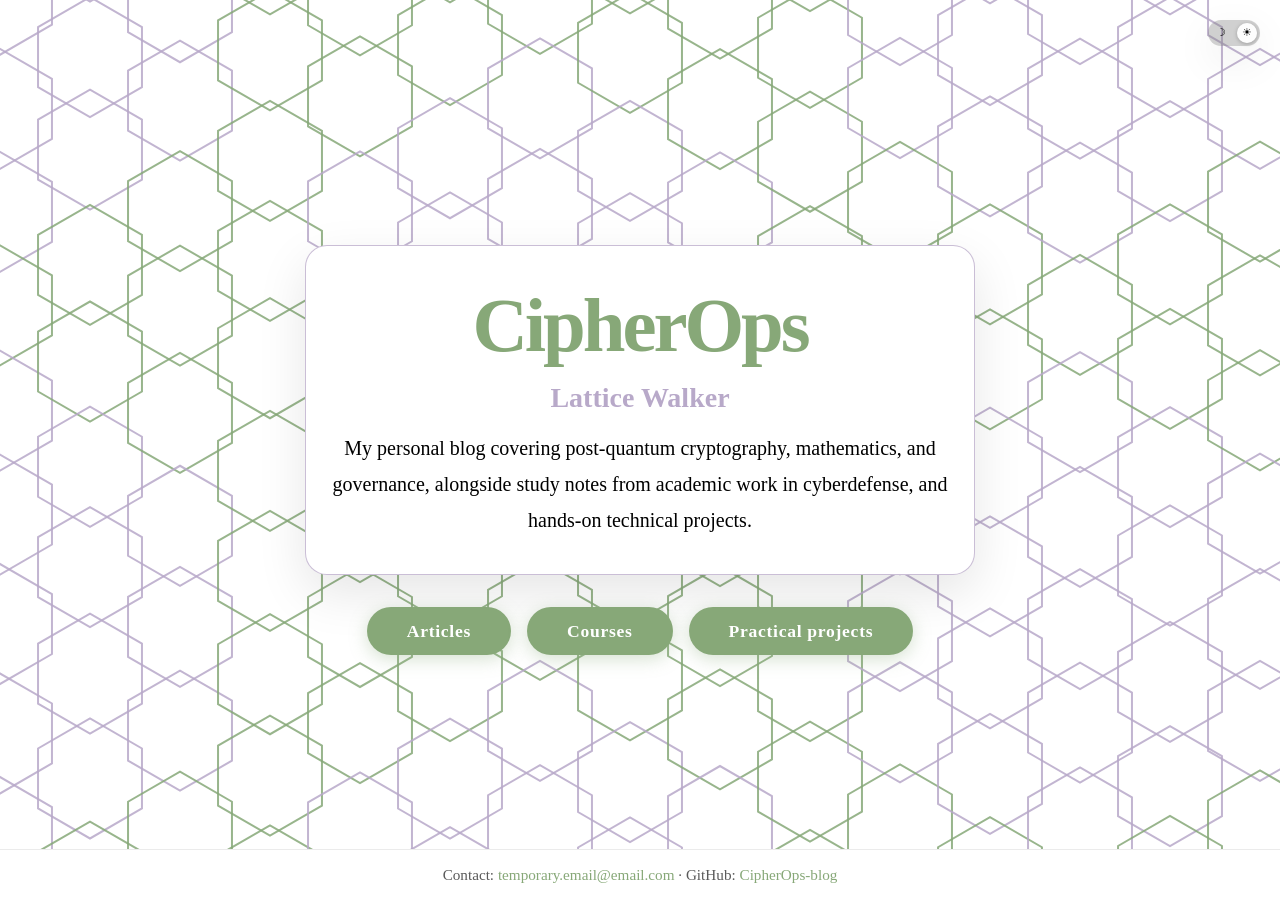
<file: index.html>
<!DOCTYPE html>
<html lang="en">
<head>
  <meta charset="UTF-8" />
  <meta name="viewport" content="width=device-width, initial-scale=1.0" />
  <title>CipherOps</title>
  <link rel="stylesheet" href="style.css?v=7" />
  <link rel="icon" href="logos/logo-icon.ico" />
  <script type="module" src="animation.js"></script>
</head>
<body>

  <!-- Theme toggle -->
  <button id="theme-toggle" aria-label="Toggle theme" data-active="light">
    <span class="toggle-icon dark-icon">☽</span>
    <span class="toggle-thumb"></span>
    <span class="toggle-icon light-icon">☀</span>
  </button>

  <!-- LANDING PAGE -->
  <div id="landing">
    <canvas id="bg-canvas"></canvas>
    <div class="landing-overlay">
      <div class="landing-copy">
        <!-- <img id="logo-light-img" src="logo-light.png" alt="CipherOps logo" style="width:160px;margin-bottom:1.5rem;" />-->
        <!-- <img id="logo-dark-img"  src="logo-dark.png"  alt="CipherOps logo" style="width:160px;margin-bottom:1.5rem;display:none;" />-->
        <div class="landing-text">
          <h1 class="landing-title">CipherOps</h1>
          <p class="landing-author">Lattice Walker</p>
          <p class="landing-description">
            My personal blog covering post-quantum cryptography, mathematics, 
            and governance, alongside study notes from academic work in cyberdefense, 
            and hands-on technical projects.
          </p>
        </div>
        <div class="landing-actions">
          <a href="display_articles/articles.html" class="landing-articles-btn">Articles</a>
          <a href="display_courses/courses.html" class="landing-courses-btn">Courses</a>
          <a href="display_practicalprojects/practicalprojects.html" class="landing-courses-btn">Practical projects</a>
        </div>
      </div>
    </div>

    <footer id="contact-section">
      <span class="contact-item">Contact: <a href="mailto:temporary.email@email.com">temporary.email@email.com</a></span><span class="contact-sep"> · </span><span class="contact-item">GitHub: <a href="https://github.com/CipherOps-blog/CipherOps" target="_blank" rel="noopener">CipherOps-blog</a></span>
    </footer>
  </div>

  <script data-goatcounter="https://latticewalker.goatcounter.com/count"
        async src="//gc.zgo.at/count.js"></script>

  <script>
    // Theme toggle logic
    const toggle = document.getElementById('theme-toggle');
    const saved = localStorage.getItem('theme') || 'light';
    if (saved === 'dark') document.body.classList.add('dark');
    toggle.dataset.active = saved;
    toggle.addEventListener('click', () => {
      const isDark = document.body.classList.toggle('dark');
      const next = isDark ? 'dark' : 'light';
      toggle.dataset.active = next;
      localStorage.setItem('theme', next);
    });

    import('./animation.js').then(({ startAnimation }) => startAnimation());
  </script>
</body>
</html>
</file>
<file: style.css>
/* CipherOps static blog stylesheet */

:root {
  color-scheme: light;
  --bg: #FFFFFF;
  --fg: #000000;
  --panel-bg: #FFFFFF;
  --panel-border: rgba(0, 0, 0, 0.08);
  --accent: #87A878;
  --accent-alt: #B8A9C9;
  --muted: rgba(0, 0, 0, 0.65);
  --shadow: 0 14px 40px rgba(0, 0, 0, 0.08);
  --scroll-track: rgba(0, 0, 0, 0.06);
  --scroll-thumb: #87A878;
}

body.dark {
  color-scheme: dark;
  --bg: #000000;
  --fg: #FFFFFF;
  --panel-bg: #000000;
  --panel-border: rgba(255, 255, 255, 0.1);
  --muted: rgba(255, 255, 255, 0.72);
  --scroll-track: rgba(255, 255, 255, 0.08);
  --scroll-thumb: #B8A9C9;
}

@keyframes fadeIn {
  from { opacity: 0; }
  to   { opacity: 1; }
}

.fade-in {
  animation: fadeIn 0.4s ease;
}

html,
body {
  margin: 0;
  min-height: 100vh;
  font-family: "Computer Modern", Georgia, serif;
  font-size: 16px;
  background: var(--bg);
  color: var(--fg);
  transition: background 0.3s ease, color 0.3s ease;
}

html {
  min-height: 100vh;
  background: var(--bg);
}

main#main-content {
  background: var(--bg);
}

* {
  box-sizing: border-box;
}

button,
a {
  font: inherit;
}

a {
  color: inherit;
  text-decoration: none;
}

button {
  border: none;
  background: none;
  color: inherit;
  cursor: pointer;
}

#article-container .article-date {
  font-size: 0.85rem;
  line-height: 1.4;
  color: var(--muted);
  margin: 0 0 1.25rem;
  font-style: italic;
}

#article-container table,
#main-content table {
  width: 100%;
  border-collapse: collapse;
  margin: 1.5rem 0;
  border: 3px solid var(--accent-alt);
}

#article-container th,
#article-container td,
#main-content th,
#main-content td {
  border: 1px solid var(--accent-alt);
  padding: 0.65rem 0.8rem;
  text-align: left;
  vertical-align: top;
}

#article-container tr:first-child > *,
#main-content tr:first-child > * {
  border-top-width: 3px;
}

#article-container th:first-child,
#article-container td:first-child,
#main-content th:first-child,
#main-content td:first-child {
  border-left-width: 3px;
}

#article-container th:last-child,
#article-container td:last-child,
#main-content th:last-child,
#main-content td:last-child {
  border-right-width: 3px;
}

#article-container tr:last-child > *,
#main-content tr:last-child > * {
  border-bottom-width: 3px;
}

/* Conteneur défilable ajouté autour de chaque tableau par render.js :
   un tableau trop large défile sur lui-même au lieu de faire déborder
   la page, donc la marge à droite reste identique à celle de gauche. */
.table-wrap {
  max-width: 100%;
  overflow-x: auto;
  -webkit-overflow-scrolling: touch;
  margin: 1.5rem 0;
}

#article-container .table-wrap > table,
#main-content .table-wrap > table {
  margin: 0; /* la marge verticale est portée par le conteneur */
}

#toggle-toc {
  position: fixed;
  left: 1rem;
  top: 1rem;
  z-index: 30;
  width: 44px;
  height: 44px;
  border-radius: 999px;
  display: none;
  place-items: center;
  background: rgba(255, 255, 255, 0.88);
  color: var(--fg);
  box-shadow: var(--shadow);
  transition: background 0.3s ease, transform 0.3s ease;
  font-size: 1.5rem;
}

body.dark #toggle-toc {
  background: rgba(0, 0, 0, 0.82);
}

#theme-toggle {
  /* Toute la géométrie du switch découle de ces variables :
     il suffit de les redéfinir dans les media queries. */
  --toggle-w: 52px;
  --toggle-h: 26px;
  --thumb-size: 20px;
  --thumb-inset: 3px;
  --icon-size: 14px;

  position: fixed;
  top: 1.25rem;
  right: 1.25rem;
  z-index: 30;
  width: var(--toggle-w);
  height: var(--toggle-h);
  padding: 0;
  border: none;
  border-radius: 999px;
  background: rgba(120, 120, 120, 0.35);
  cursor: pointer;
  display: block; /* thumb et icônes sont positionnés en absolu */
  box-shadow: var(--shadow);
  transition: background 0.3s ease;
}

body.dark #theme-toggle {
  background: rgba(80, 80, 80, 0.5);
}

/* ── Icônes : centrées sur les deux positions de repos du thumb ─── */
.toggle-icon {
  position: absolute;
  top: 50%;
  width: var(--icon-size);
  height: var(--icon-size);
  font-size: calc(var(--icon-size) * 0.8);
  line-height: 1;
  display: flex;
  align-items: center;
  justify-content: center;
  transform: translateY(-50%);
  opacity: 1;
  pointer-events: none;
  color: #000000; /* les deux icônes en noir par défaut (light mode) */
  z-index: 1;     /* au-dessus du thumb */
  transition: color 0.3s ease;
}

/* Décalage = bord du thumb + (thumb − icône) / 2,
   donc l'icône partage exactement le centre du thumb à l'arrêt. */
.dark-icon {
  left: calc(var(--thumb-inset) + (var(--thumb-size) - var(--icon-size)) / 2);
}

.light-icon {
  right: calc(var(--thumb-inset) + (var(--thumb-size) - var(--icon-size)) / 2);
}

/* Dark mode : le soleil passe en blanc, la lune reste noire */
body.dark #theme-toggle .light-icon {
  color: #FFFFFF;
}

#theme-toggle[data-active='light'] .light-icon {
  color: #000000;
}

/* ── Thumb : sous les icônes ─────────────────────────────────────── */
.toggle-thumb {
  position: absolute;
  top: 50%;
  left: var(--thumb-inset);
  width: var(--thumb-size);
  height: var(--thumb-size);
  border-radius: 999px;
  background: rgba(255, 255, 255, 0.95);
  box-shadow: 0 1px 4px rgba(0, 0, 0, 0.25);
  transform: translateY(-50%);
  transition: transform 0.3s ease;
  pointer-events: none;
  z-index: 0; /* derrière les icônes */
}

body.dark .toggle-thumb {
  background: rgba(200, 200, 200, 0.95);
}

/* Light mode → thumb à DROITE (côté soleil) */
#theme-toggle[data-active='light'] .toggle-thumb {
  transform: translateY(-50%)
    translateX(calc(var(--toggle-w) - var(--thumb-size) - 2 * var(--thumb-inset)));
}

/* Dark mode → thumb à GAUCHE (côté lune) */
#theme-toggle[data-active='dark'] .toggle-thumb {
  transform: translateY(-50%) translateX(0px);
}

#toggle-toc {
  left: 1rem;
  top: 1rem;
  display: none;
}

#toc {
  position: fixed;
  top: 0;
  left: 0;
  width: 20vw;
  min-width: 240px;
  height: 100vh;
  background: var(--panel-bg);
  border-right: 1px solid var(--panel-border);
  overflow-y: auto;
  padding: 0rem 1.5rem;
  transition: transform 0.3s ease, background 0.3s ease;
  z-index: 20;
}

#toc.toc-open {
  transform: translateX(0);
}

#main-content {
  margin-left: 20vw;
  padding: 2rem 0rem;
  min-height: 100vh;
  display: flex;
  flex-direction: column;
}

@media (max-width: 768px) {
  #toc {
    width: 100%;
    min-width: auto;
    transform: translateX(-100%);
  }

  #toc.toc-open {
    transform: translateX(0);
  }

  #main-content {
    margin-left: 0;
    padding: 1.5rem 1rem;
  }

  #toggle-toc {
    display: grid;
  }
}

#toc-panel::-webkit-scrollbar {
  width: 8px;
}

#toc-panel::-webkit-scrollbar-track {
  background: var(--scroll-track);
}

#toc-panel::-webkit-scrollbar-thumb {
  background: var(--scroll-thumb);
  border-radius: 999px;
}

#toc-panel::-webkit-scrollbar-thumb:hover {
  background: var(--accent-alt);
}

.toc-header {
  margin: 0 0 1.5rem;
  display: flex;
  align-items: center;
  justify-content: space-between;
}

.toc-header h1 {
  margin: 0;
  font-size: 1.25rem;
}

.toc-category {
  margin-bottom: 1.25rem;
}

.toc-category-header {
  width: 100%;
  text-align: left;
  padding: 0rem 0;
  font-weight: 700;
  color: var(--fg);
  display: block;
}

.toc-category-header:hover,
.toc-category-header:focus-visible {
  color: var(--accent);
}

/* Flèche : vrai élément (et non ::after), les pseudo-éléments de
   <button> ne se laissent pas transformer de façon fiable sur mobile. */
.toc-category-arrow {
  display: inline-block;
  width: 1em;
  height: 1em;
  margin-left: 0.4rem;
  font-size: 0.9rem;
  line-height: 1;
  text-align: center;
  transform-origin: 50% 50%;
  transform: rotate(0deg);
  transition: transform 0.3s ease;
}

.toc-category[aria-expanded="false"] .toc-category-arrow,
.toc-category.collapsed .toc-category-arrow {
  transform: rotate(-90deg);
}

.toc-article-list {
  list-style: none;
  margin: 0;
  padding: 0 0 0 0.75rem;
  max-height: 999px;
  overflow: hidden;
  transition: max-height 0.3s ease;
}

.toc-category[aria-expanded="false"] .toc-article-list {
  max-height: 0;
}

.toc-article-item {
  margin-bottom: 0.85rem;
}

.toc-article-list .toc-article-item:last-child {
  margin-bottom: 0;
}

.toc-article {
  display: block;
  padding: 0.5rem 0.35rem;
  border-radius: 0.65rem;
  transition: background 0.3s ease, color 0.3s ease, box-shadow 0.3s ease;
}

.toc-article:hover,
.toc-article:focus-visible {
  background: rgba(184, 169, 201, 0.12);
  color: var(--accent-alt);
}

/* Article actuellement affiché : lavande franche + barre latérale,
   nettement plus marqué que le simple survol. */
.toc-article.active,
.toc-article.active:hover,
.toc-article.active:focus-visible {
  background: rgba(184, 169, 201, 0.28);
  color: var(--accent-alt);
  font-weight: 600;
  box-shadow: inset 3px 0 0 var(--accent-alt);
}

.article-meta {
  display: block;
  font-size: 0.88rem;
  color: var(--muted);
}

#landing {
  position: relative;
  min-height: 100vh;
  overflow: hidden;
  width: 100%;
  padding: 0;
  margin: 0;
}

#bg-canvas {
  position: absolute;
  inset: 0;
  width: 100%;
  height: 100%;
  z-index: 0;
}

#landing-canvas {
  position: absolute;
  inset: 0;
  width: 100%;
  height: 100%;
  background: radial-gradient(circle at center, rgba(184, 169, 201, 0.16), transparent 32%),
    radial-gradient(circle at top left, rgba(135, 168, 120, 0.15), transparent 28%);
}

#landing-text {
  position: absolute;
  top: 50%;
  left: 50%;
  transform: translate(-50%, -50%);
  z-index: 1;
  width: min(90%, 720px);
  text-align: center;
  padding: 0 1rem;
}

.landing-overlay {
  position: absolute;
  inset: 0;
  z-index: 1;
  display: grid;
  place-items: center;
  text-align: center;
  padding: 0 1rem;
}

.landing-copy {
  position: relative;
  z-index: 2;
  max-width: 720px;
}

.landing-title,
.landing-author,
.landing-description {
  position: relative;
  z-index: 2;
}

.landing-title {
  margin: 0 0 0.75rem;
  font-size: clamp(4rem, 6vw, 6rem);
  letter-spacing: -0.04em;
  color: #87A878;
}

body.dark .landing-title {
  color: #87A878;
}

.landing-author {
  margin: 0 0 1rem;
  font-size: 1.75rem;
  font-weight: 600;
  color: #B8A9C9;
}

body.dark .landing-author {
  color: #B8A9C9;
}

.landing-description {
  position: relative;
  margin: 0 auto;
  max-width: 620px;
  font-size: 1.25rem;
  font-weight: 400;
  line-height: 1.8;
  color: #000000;
  z-index: 2;
}

body.dark .landing-description {
  color: #FFFFFF;
}

/* ── Carte du texte d'accueil ─────────────────────────────────────── */
/* Le texte repose sur un panneau opaque bordé de lavande plutôt que sur
   trois halos flous. La largeur suit le texte (fit-content, plafonné par
   le max-width de .landing-description), donc la carte tient sur un
   téléphone sans défilement horizontal. Les trois boutons restent en
   dehors : l'animation passe librement derrière eux. */
.landing-text {
  width: fit-content;
  margin-inline: auto;
  padding: 2.25rem 1.5rem;
  border-radius: 22px;
  background: var(--bg);
  border: 1px solid rgba(184, 169, 201, 0.75);
  box-shadow: 0 18px 50px rgba(0, 0, 0, 0.1);
}

body.dark .landing-text {
  border-color: rgba(184, 169, 201, 0.6);
  box-shadow: 0 18px 50px rgba(0, 0, 0, 0.45);
}

/* ── Footer inside #landing only ────────────────────────────────── */
#landing #contact-section {
  position: absolute;
  bottom: 0;
  left: 0;
  right: 0;
  z-index: 2;
  margin: 0;
  padding: 1rem 0;
  max-width: 100%;
  background: var(--bg);
  border-top: 1px solid var(--panel-border);
}

/* ── Footer everywhere else ──────────────────────────────────────── */
#contact-section {
  position: static;
  margin: 2rem auto 0;
  padding: 1.5rem 0;
  max-width: 720px;
  text-align: center;
  font-size: 0.95rem;
  color: var(--muted);
  background: var(--bg);
}

#contact-section a {
  color: var(--accent);
  text-decoration: none;
  transition: color 0.3s ease;
}

#contact-section a:hover,
#contact-section a:focus-visible {
  color: var(--accent-alt);
}

/* Sur téléphone, le contact et le GitHub passent sur deux lignes
   plutôt que d'être séparés par un point médian. */
@media (max-width: 768px) {
  #contact-section .contact-item {
    display: block;
  }

  #contact-section .contact-sep {
    display: none;
  }
}

#article-container {
  max-width: 720px;
  margin: 0 auto;
  padding: 3rem 0 0;
  background: transparent;
  color: var(--fg);
  width: 100%;
  min-height: 60vh;
  display: none;
  opacity: 1;
  position: relative;
  overflow: visible;
}

.fade-in {
  animation: fadeIn 0.4s ease !important;
}

#article-container h1,
#article-container h2,
#article-container h3,
#article-container h4,
#article-container h5,
#article-container h6 {
  margin-top: 2rem;
  margin-bottom: 1rem;
  font-weight: 700;
}

#article-container h1 {
  color: var(--accent);
}

#article-container h2,
#article-container h3,
#article-container h4,
#article-container h5,
#article-container h6 {
  color: var(--accent-alt);
}

#article-container h1 {
  font-size: clamp(2rem, 3vw, 2.5rem);
}

#article-container h2 {
  font-size: clamp(1.5rem, 2.5vw, 2rem);
}

#article-container p {
  line-height: 1.8;
  margin-bottom: 1.25rem;
}

#article-container img {
  display: block;
  width: 100%;
  max-width: 100%;
  height: auto;
  margin: 1.5rem 0;
  border-radius: 0.5rem;
}

/* ── Animated figures: discreet play/pause control ─────────────────── */

#article-container figure.anim-figure {
  display: flex;
  flex-direction: column;
  align-items: stretch;
  margin: 1.5rem 0;
}

#article-container figure.anim-figure img {
  margin: 0;
}

#article-container .anim-toggle {
  align-self: flex-end;
  margin-top: 0.4rem;
  padding: 0.25rem 0.6rem;
  font: inherit;
  font-size: 0.72rem;
  line-height: 1.4;
  letter-spacing: 0.02em;
  color: var(--muted);
  background: transparent;
  border: 1px solid currentColor;
  border-radius: 0.4rem;
  opacity: 0.45;
  cursor: pointer;
  transition: opacity 0.15s ease, color 0.15s ease;
}

#article-container figure.anim-figure:hover .anim-toggle,
#article-container .anim-toggle:hover,
#article-container .anim-toggle:focus-visible {
  opacity: 1;
  color: var(--accent);
}

/* Readers who ask for reduced motion get the control at full strength, since
   for them it is the way back to the animation rather than a way out of it. */
@media (prefers-reduced-motion: reduce) {
  #article-container .anim-toggle { opacity: 1; }
}

#article-container a {
  color: var(--accent);
  text-decoration: underline;
  text-decoration-color: currentColor;
  text-underline-offset: 0.16em;
}

#article-container a:hover,
#article-container a:focus-visible {
  color: var(--accent-alt);
}

#article-container code {
  color: inherit;
  padding: 0.25rem 0.5rem;
  border-radius: 0.25rem;
  font-family: 'Courier New', monospace;
}

#article-container pre {
  background: transparent;
  border: 1px solid var(--accent-alt);
  padding: 1rem;
  border-radius: 0.5rem;
  overflow-x: auto;
  margin-bottom: 1.5rem;
}

#article-container pre code {
  background: transparent;
  color: inherit;
  padding: 0;
}

#article-container ul,
#article-container ol {
  margin-bottom: 1.5rem;
  padding-left: 2rem;
}

#article-container li {
  margin-bottom: 0.5rem;
  line-height: 1.8;
}

.article-shell {
  max-width: 720px;
  margin: 0 auto;
  padding: 3rem 0;
  background: transparent;
  color: var(--fg);
  transition: opacity 0.3s ease, transform 0.3s ease, background 0.3s ease;
  opacity: 1;
}

.article-shell.hidden {
  opacity: 0;
}

.article-title {
  margin: 0 0 0.5rem;
  font-size: clamp(2.5rem, 4vw, 3.5rem);
}

.article-date {
  margin: 0 0 2rem;
  color: var(--muted);
  font-size: 0.95rem;
}

.article-body {
  line-height: 1.8;
  font-size: 1rem;
}

.highlight {
  color: var(--accent);
}

hr {
  border: none;
  border-top: 1px solid var(--panel-border);
  margin: 2rem 0;
}

#article-container h1,
#article-container h2,
#article-container p,
#article-container table {
  position: relative;
  z-index: 1;
}

@media (max-width: 768px) {
  #toc-panel {
    position: fixed;
    top: 0;
    left: 0;
    width: 100%;
    max-width: 100%;
    transform: translateX(-100%);
    box-shadow: 4px 0 30px rgba(0, 0, 0, 0.3);
    z-index: 40;
  }

  #toc-panel.open {
    transform: translateX(0);
  }

  #content-panel {
    position: relative;
    left: 0;
    width: 100%;
    padding: 1.5rem 1rem 2rem;
  }

  #toggle-toc {
    display: grid;
  }

  /* Tableaux : sur un écran étroit, cellules resserrées, formules un peu
     réduites et coupure des mots autorisée (césure d'abord, coupure brute
     en dernier recours) pour que le tableau tienne dans la largeur de la
     page au lieu de déborder. */
  #article-container th,
  #article-container td,
  #main-content th,
  #main-content td {
    padding: 0.3rem 0.35rem;
    font-size: 0.8rem;
    -webkit-hyphens: auto;
    hyphens: auto;
    overflow-wrap: anywhere;
  }

  /* MathJax pose un font-size en style inline : !important est nécessaire. */
  #article-container th mjx-container,
  #article-container td mjx-container,
  #main-content th mjx-container,
  #main-content td mjx-container {
    font-size: 85% !important;
  }

  /* Retrait de citation divisé par deux (défaut navigateur : 40px) et
     aucun retrait à droite : la citation s'aligne sur le texte courant. */
  #article-container blockquote,
  #main-content blockquote {
    margin-left: 20px;
    margin-right: 0;
  }

  /* Seules les variables changent : le centrage lune/soleil suit. */
  #theme-toggle {
    --toggle-w: 32px;
    --toggle-h: 16px;
    --thumb-size: 12px;
    --thumb-inset: 2px;
    --icon-size: 10px;
  }
}

@media (max-width: 480px) {
  #toggle-toc {
    width: 42px;
    height: 42px;
  }

  /* Écrans très étroits : les formules d'un tableau ne pouvant pas être
     coupées, on les réduit un peu plus pour que le tableau tienne encore. */
  #article-container th mjx-container,
  #article-container td mjx-container,
  #main-content th mjx-container,
  #main-content td mjx-container {
    font-size: 78% !important;
  }

  #theme-toggle {
    --toggle-w: 30px;
    --toggle-h: 15px;
    --thumb-size: 11px;
    --thumb-inset: 2px;
    --icon-size: 9px;
  }

  .landing-title {
    font-size: clamp(2.5rem, 12vw, 4rem);
  }
}

/* ── Article hex decorations ─────────────────────────────────────── */

@keyframes hexFloat {
  0%   { transform: translateY(0px); }
  50%  { transform: translateY(-10px); }
  100% { transform: translateY(0px); }
}

@keyframes hexFloatAlt {
  0%   { transform: translateY(0px); }
  50%  { transform: translateY(-7px); }
  100% { transform: translateY(0px); }
}

.article-hex {
  position: absolute;
  pointer-events: none;
  z-index: 0;
  opacity: 0.55;
}

body.dark .article-hex {
  opacity: 0.7;
}

.article-hex-tl-1 {
  top: -18px;
  left: -88px;
  animation: hexFloat 6s ease-in-out infinite;
}
.article-hex-tl-2 {
  top: 42px;
  left: -44px;
  animation: hexFloatAlt 7.5s ease-in-out infinite 0.8s;
}

.article-hex-tr-1 {
  top: -18px;
  right: -88px;
  animation: hexFloat 6.8s ease-in-out infinite 0.4s;
}
.article-hex-tr-2 {
  top: 42px;
  right: -44px;
  animation: hexFloatAlt 7s ease-in-out infinite 1.2s;
}

@media (max-width: 960px) {
  .article-hex {
    display: none;
  }
}

/* ── Article layout wrapper ──────────────────────────────────────── */

#article-layout {
  display: flex;
  align-items: flex-start;
  gap: 2rem;
  width: 100%;
  padding-right: 1rem;
}

#article-container {
  flex: 1;
  margin: auto;
  min-width: 0;
}

/* ── Right in-article TOC ────────────────────────────────────────── */

#article-toc {
  display: none;
  flex-shrink: 0;
  width: clamp(160px, 16vw, 220px);
  position: sticky;
  top: 4rem;
  max-height: calc(100vh - 6rem);
  overflow-y: auto;
  padding: 0.75rem 0 0.75rem 1rem;
  border-left: 2px solid var(--panel-border);
  scrollbar-width: thin;
  scrollbar-color: var(--scroll-thumb) transparent;
  margin: 0;
}

#article-toc::-webkit-scrollbar { width: 4px; }
#article-toc::-webkit-scrollbar-thumb {
  background: var(--scroll-thumb);
  border-radius: 999px;
}

.article-toc-title {
  margin: 0 0 0.85rem;
  font-size: 0.72rem;
  font-weight: 700;
  text-transform: uppercase;
  letter-spacing: 0.1em;
  color: var(--muted);
}

.article-toc-h2 {
  display: block;
  font-size: 0.85rem;
  font-weight: 700;
  line-height: 1.45;
  margin-bottom: 0.35rem;
  padding: 0.2rem 0.4rem;
  color: var(--fg);
  text-decoration: none;
  border-radius: 0.3rem;
  border-left: 2px solid transparent;
  transition: color 0.2s ease, background 0.2s ease, border-color 0.2s ease;
}

.article-toc-h3 {
  display: block;
  font-size: 0.8rem;
  font-weight: 400;
  line-height: 1.45;
  margin-bottom: 0.3rem;
  padding: 0.15rem 0.4rem 0.15rem 1.1rem;
  color: var(--fg);
  text-decoration: none;
  border-radius: 0.3rem;
  border-left: 2px solid transparent;
  transition: color 0.2s ease, background 0.2s ease, border-color 0.2s ease;
}

.article-toc-h2:hover {
  color: var(--accent);
  background: rgba(135, 168, 120, 0.08);
}

.article-toc-h3:hover {
  color: var(--accent-alt);
  background: rgba(184, 169, 201, 0.08);
}

.article-toc-h2.toc-active {
  color: var(--accent);
  border-left-color: var(--accent);
  background: rgba(135, 168, 120, 0.1);
}

.article-toc-h3.toc-active {
  color: var(--accent-alt);
  border-left-color: var(--accent-alt);
  background: rgba(184, 169, 201, 0.08);
}

@media (max-width: 1100px) {
  #article-toc {
    display: none !important;
  }

  #article-layout {
    padding-right: 0;
  }
}

/* ── Sidebar logo ─────────────────────────────────────────────────── */

#sidebar-logo {
  display: flex;
  justify-content: center;
  padding: 0.5rem 0 1.5rem;
  margin-bottom: 0.5rem;
  border-bottom: 1px solid var(--panel-border);
}

#sidebar-logo img {
  width: 75%;
  height: auto;
}

#logo-dark-img  { display: none; }
#logo-light-img { display: block; }

body.dark #logo-dark-img  { display: block; }
body.dark #logo-light-img { display: none; }

/* ── 21/07/2026 11:00 ─────────────────────────────────────────────── */

.landing-actions {
  display: flex;
  flex-wrap: wrap;
  justify-content: center;
  gap: 1rem;
  margin-top: 2rem;
}

.landing-articles-btn,
.landing-courses-btn {
  display: inline-block;
  padding: 0.85rem 2.5rem;
  background: #87A878;
  color: #FFFFFF;
  border-radius: 999px;
  font-size: 1.1rem;
  font-weight: 600;
  text-decoration: none;
  letter-spacing: 0.04em;
  transition: background 0.3s ease, transform 0.2s ease;
  box-shadow: 0 4px 18px rgba(135, 168, 120, 0.35);
}

.landing-articles-btn:hover,
.landing-articles-btn:focus-visible,
.landing-courses-btn:hover,
.landing-courses-btn:focus-visible {
  background: #B8A9C9;
  transform: translateY(-2px);
}

body.dark .landing-articles-btn,
body.dark .landing-courses-btn {
  color: #000000;
}

#articles-landing {
  max-width: 720px;
  width: 100%;
  /* Auto margins on all sides centre the block vertically in the space
     left above the footer, and horizontally within #main-content. */
  margin: auto;
  padding: 0 1.5rem;
  text-align: center;
}

.articles-page-title {
  font-size: clamp(2rem, 4vw, 3rem);
  color: var(--accent);
  margin-bottom: 1rem;
}

.articles-page-description,
.articles-page-description-it {
  font-size: 1.1rem;
  line-height: 1.8;
  color: var(--muted);
}

/* Accroche en italique, placée au-dessus de la description. */
.articles-page-description-it {
  font-style: italic;
  color: var(--accent-alt)
}
</file>
